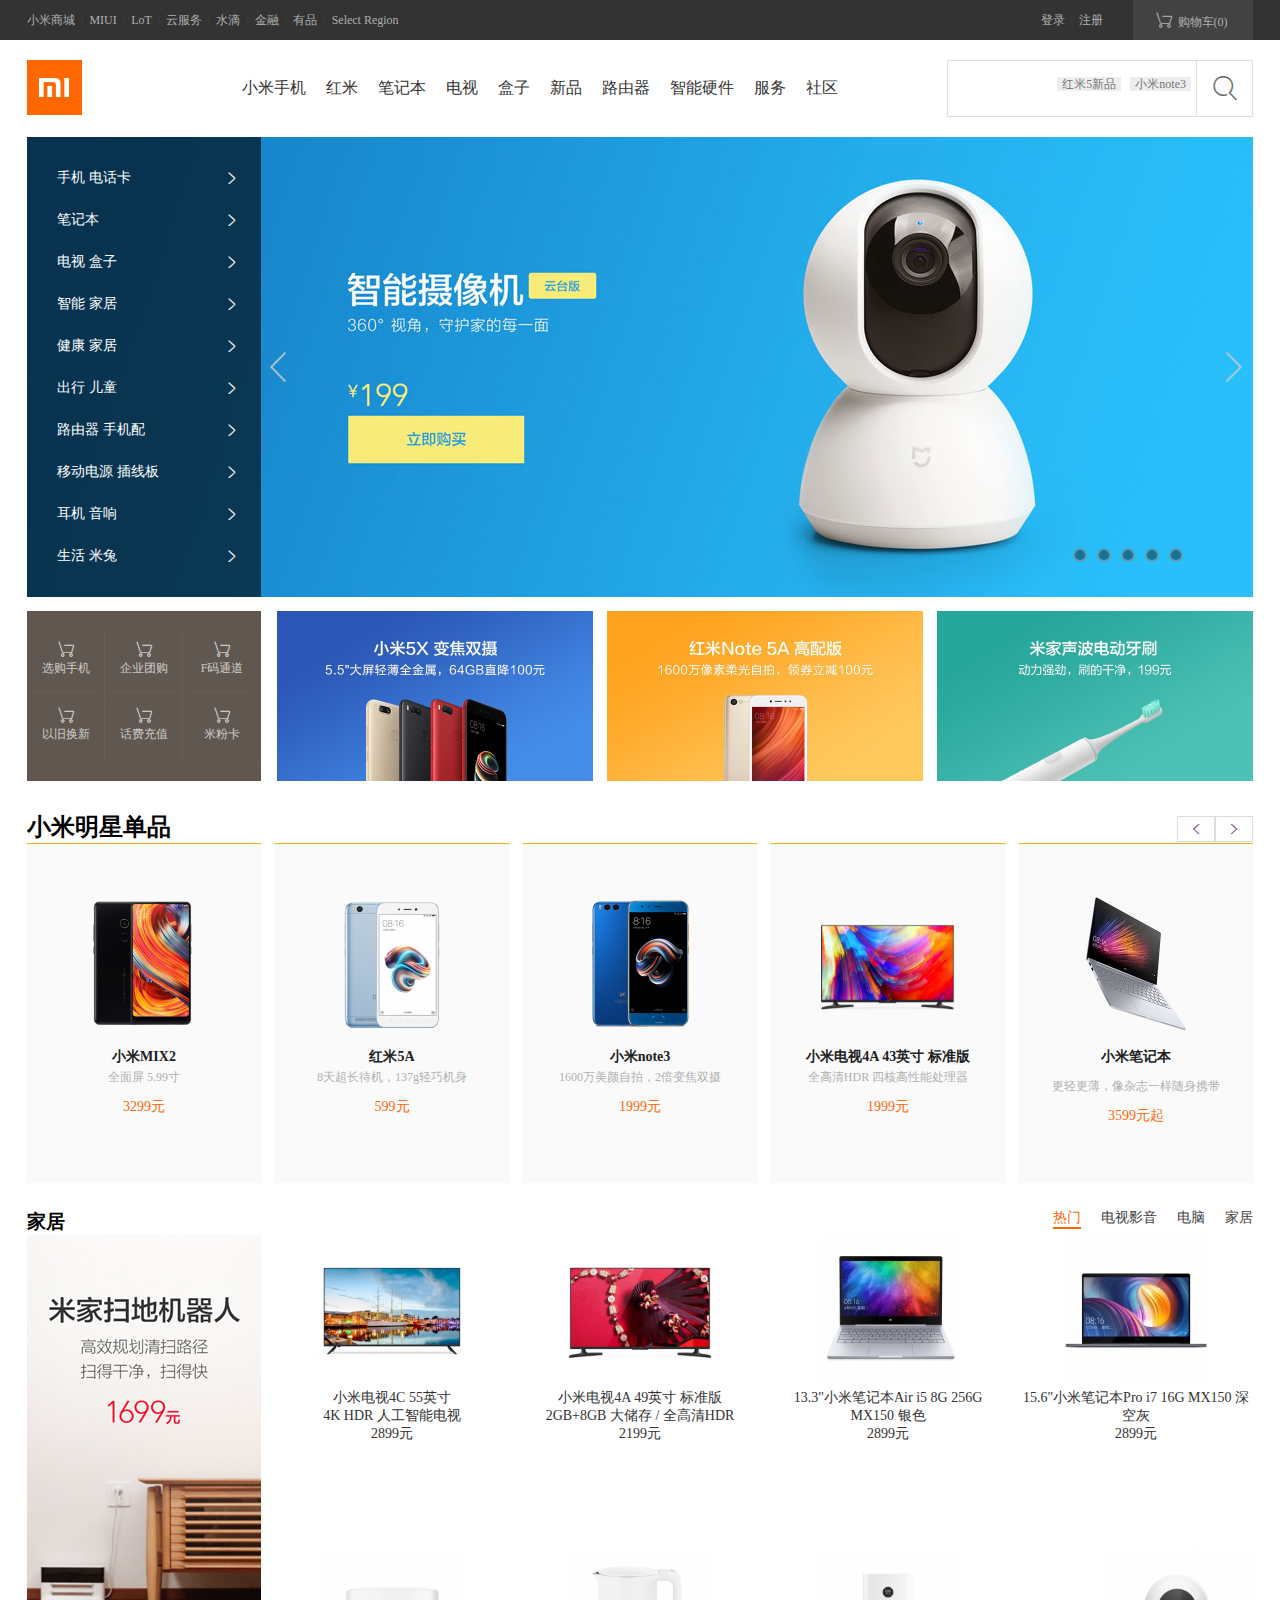
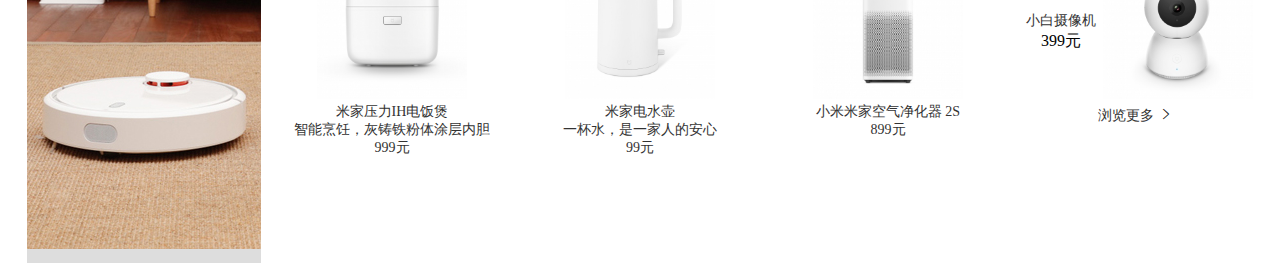
<file: xiaomiindex/index.html>
<!DOCTYPE html>
<html lang="en">
<head>
  <meta charset="UTF-8">
  <title>小米商城</title>
  <link rel="stylesheet" href="css/base.css">
</head>
<body>

  <div class="topbar">
    <div class="content clearfix">
      <div class="topbar-left">
        <a href="">小米商城</a>
        <span>|</span>
        <a href="">MIUI</a>
        <span>|</span>
        <a href="">LoT</a>
        <span>|</span>
        <a href="">云服务</a>
        <span>|</span>
        <a href="">水滴</a>
        <span>|</span>
        <a href="">金融</a>
        <span>|</span>
        <a href="">有品</a>
        <span>|</span>
        <a href="">Select Region</a>
      </div>
      <div class="topbar-right">
        <a href="">登录</a>
        <span>|</span>
        <a href="">注册</a>
        <a class="mini-car" href="">
          <i class="iconfont">&#xe698;</i>
          <span>购物车(0)</span>
        </a>
      </div>
    </div>
  </div>

  <div class="header">
    <div class="content clearfix">
      <div class="header-left">
        <a href=""></a>
      </div>
      <div class="header-center">
        <ul>
          <li><a href="">小米手机</a></li>
          <li><a href="">红米</a></li>
          <li><a href="">笔记本</a></li>
          <li><a href="">电视</a></li>
          <li><a href="">盒子</a></li>
          <li><a href="">新品</a></li>
          <li><a href="">路由器</a></li>
          <li><a href="">智能硬件</a></li>
          <li><a href="">服务</a></li>
          <li><a href="">社区</a></li>
        </ul>
      </div>
      <div class="header-right">
        <input class="search-text" type="text">
        <a href="" class="search-btn">
          <i class="iconfont">&#xe6ac;</i>
        </a>
        <div class="input-text">
          <a href="">红米5新品</a>
          <a href="">小米note3</a>
        </div>
      </div>
    </div>
  </div>
  <div class="slider-bar">
    <div class="content slider-site">
      <div class="slider-left">
        <ul>
          <li><a href="">手机&nbsp;电话卡<i class="iconfont">&#xe6a7;</i></a></li>
          <li><a href="">笔记本<i class="iconfont">&#xe6a7;</i></a></li>
          <li><a href="">电视&nbsp;盒子<i class="iconfont">&#xe6a7;</i></a></li>
          <li><a href="">智能 家居<i class="iconfont">&#xe6a7;</i></a></li>
          <li><a href="">健康 家居<i class="iconfont">&#xe6a7;</i></a></li>
          <li><a href="">出行 儿童<i class="iconfont">&#xe6a7;</i></a></li>
          <li><a href="">路由器 手机配<i class="iconfont">&#xe6a7;</i></a></li>
          <li><a href="">移动电源 插线板<i class="iconfont">&#xe6a7;</i></a></li>
          <li><a href="">耳机 音响<i class="iconfont">&#xe6a7;</i></a></li>
          <li><a href="">生活 米兔<i class="iconfont">&#xe6a7;</i></a></li>
        </ul>
      </div>
      <div class="slider-contetn">
        <div class="">
          <a href="">
            <img src="images/slider1.jpg" alt="">
          </a>
        </div>
      </div>
      <div class="slider-icon">
        <div class="si-top">
          <a href="" class="sit-left"></a>
          <a href="" class="sit-right"></a>
        </div>
        <div class="si-bottom">
          <ul>
            <li><a href=""></a></li>
            <li><a href=""></a></li>
            <li><a href=""></a></li>
            <li><a href=""></a></li>
            <li><a href=""></a></li>
          </ul>
        </div>
      </div>
    </div>
  </div>
  <div class="slider-bottom clearfix">
    <div class="content">
      <div class="bottom-1">
        <ul class="clearfix">
          <li class="top"><a href=""><i class="iconfont">&#xe698;</i>选购手机</a></li>
          <li class="top"><a href=""><i class="iconfont">&#xe698;</i>企业团购</a></li>
          <li class="top"><a href=""><i class="iconfont">&#xe698;</i>F码通道</a></li>
          <li><a href=""><i class="iconfont">&#xe698;</i>以旧换新</a></li>
          <li><a href=""><i class="iconfont">&#xe698;</i>话费充值</a></li>
          <li><a href=""><i class="iconfont">&#xe698;</i>米粉卡</a></li>
        </ul>
      </div>
      <div class="bottom-img"><img src="images/1.jpg" alt=""></div>
      <div class="bottom-img"><img src="images/p10.jpg" alt=""></div>
      <div class="bottom-img"><img src="images/p11.jpg" alt=""></div>
    </div>
  </div>
  <div class="plain-box">
    <div class="content">
      <div class="title">
        <h2>小米明星单品</h2>
        <div class="more">
          <a href="" class="iconfont">&#xe697;</a>
          <a href="" class="iconfont">&#xe6a7;</a>
        </div>
      </div>
      <div class="pb-slider clearfix">
        <ul>
          <li>
            <a href=""><img src="images/slider1.png" alt=""></a>
            <h3>小米MIX2</h3>
            <p>全面屏 5.99寸</p>
            <p class="price">3299元</p>
          </li>
          <li>
            <a href=""><img src="images/t1.png" alt=""></a>
            <h3>红米5A</h3>
            <p>8天超长待机，137g轻巧机身</p>
            <p class="price">599元</p>
          </li>
          <li>
            <a href=""><img src="images/t2.png" alt=""></a>
            <h3>小米note3</h3>
            <p>1600万美颜自拍，2倍变焦双摄</p>
            <p class="price">1999元</p>
          </li>
          <li>
            <a href=""><img src="images/t3.png" alt=""></a>
            <h3>小米电视4A 43英寸 标准版</h3>
            <p>全高清HDR  四核高性能处理器 </p>
            <p class="price">1999元</p>
          </li>
          <li>
            <a href=""><img src="images/t4.png" alt=""></a>
            <h3>小米笔记本</h3>
            <p><p class="desc">更轻更薄，像杂志一样随身携带</p></p>
            <p class="price">3599元起</p>
          </li>
        </ul>
      </div>
    </div>

  </div>
  <div class="home-brick-box">
    <div class="content">
      <div>
        <h3>家居</h3>
        <div class="hbb-right">
          <ul>
            <li class="li-active">热门</li>
            <li>电视影音</li>
            <li>电脑</li>
            <li>家居</li>
          </ul>
        </div>
      </div>
      <div class="box-bd clearfix">
        <div class="span4">
          <a href="">
            <img src="images/p9.jpg" alt="">
          </a>
        </div>
        <div class="span16">
          <ul class="clearfix">
            <li>
              <a href="">
                <img src="images/p1.png" alt="">
                <p>小米电视4C 55英寸</p>
                <p>4K HDR 人工智能电视</p>
                <p>2899元</p>
              </a>
            </li>
            <li>
              <a href="">
                <img src="images/p2.png" alt="">
                <p>小米电视4A 49英寸 标准版</p>
                <p>2GB+8GB 大储存 / 全高清HDR</p>
                <p>2199元</p>
              </a>
            </li>
            <li>
              <a href="">
                <img src="images/p3.jpg" alt="">
                <p>13.3"小米笔记本Air i5 8G 256G MX150 银色</p>
                <p></p>
                <p>2899元</p>
              </a>
            </li>
            <li>
              <a href="">
                <img src="images/p4.jpg" alt="">
                <p>15.6"小米笔记本Pro i7 16G MX150 深空灰</p>
                <p>2899元</p>
              </a>
            </li>
            <li>
              <a href="">
                <img src="images/p8.jpg" alt="">
                <p>米家压力IH电饭煲</p>
                <p>智能烹饪，灰铸铁粉体涂层内胆</p>
                <p>999元</p>
              </a>
            </li>
            <li>
              <a href="">
                <img src="images/p7.jpg" alt="">
                <p>米家电水壶</p>
                <p>一杯水，是一家人的安心</p>
                <p>99元</p>
              </a>
            </li>
            <li>
              <a href="">
                <img src="images/p6.jpg" alt="">
                <p>小米米家空气净化器 2S</p>
                <p>  </p>
                <p>899元</p>
              </a>
            </li>
            <li>
              <div class="brick-item1">
                <img src="images/p5.jpg" alt="">
                <div class="left">
                  <a href="">小白摄像机</a>
                  <span>399元</span>
                </div>
              </div>
              <div class="brick-item2">
                <a href="">浏览更多</a>
                <i class="iconfont">&#xe6a7</i>
              </div>
            </li>
          </ul>
        </div>
      </div>
    </div>
  </div>
</body>
</html>
</file>
<file: xiaomiindex/css/base.css>
*{
    margin:0;
    pading:0;
}
ul{
    list-style-type: none;
    padding:0;
}
a{
    text-decoration: none;
}
/*global start*/
 .content{
     width:1226px;
     margin:0 auto;
 }
 .clearfix:after{
     content: "";
     clear: both;
     display: block;
 }
@font-face {
    font-family: 'iconfont';
    src: url('../font/iconfont.eot');
    src: url('../font/iconfont.eot?#iefix') format('embedded-opentype'),
    url('../font/iconfont.woff') format('woff'),
    url('../font/iconfont.ttf') format('truetype'),
    url('../font/iconfont.svg#iconfont') format('svg');
}
.iconfont{
    font-family:"iconfont" !important;
    font-size:16px;font-style:normal;
    -webkit-font-smoothing: antialiased;
    -webkit-text-stroke-width: 0.2px;
    -moz-osx-font-smoothing: grayscale;
}
/*global end*/

/* topbar start */
.topbar{
    width: 100%;
    height: 40px;
    line-height: 40px;
    background-color:#333;
    color: #424242;
    font-size: 12px;
}
.topbar .topbar-left{
    float: left;
}
.topbar span{
    margin: 0 3px;
}
.topbar a{
    color: #b0b0b0;
    text-decoration: none;
}
.topbar a:hover{
    color: #fff;
}
.topbar .topbar-right{
    float: right;
}
.topbar .mini-car{
    background-color: #424242;
    display: block;
    height: 40px;
    width: 120px;
    float: right;
    text-align: center;
    margin-left: 30px;
}
.topbar .mini-car:hover{
    color: #ff6700;
}
/* topbar end*/
/* header start*/
.header .content{
    padding: 20px 0;
}
.header .header-left{
    float: left;
}
.header .header-left a{
    display: block;
    height: 55px;
    width: 55px;
    background-color: #ff6700;
}
.header .header-left a:after{
    content: "";
    width: 55px;
    height: 55px;
    display: block;
    background: url("../images/mi-logo.png") no-repeat 50% 50%;
}
.header .header-center{
    float: left;
    margin-left: 150px;
}
.header .header-center ul{
    list-style-type: none;
}
.header .header-center li{
    float: left;
    height: 55px;
    line-height: 55px;
    padding: 0 10px;

}
.header .header-center a{
    color: #333;
    font-size: 16px;
    text-decoration: none;
}
.header .header-right{
    float: right;
}
.header .header-right input{
    height: 53px;
    width: 214px;
    padding: 1px 17px;
    border: 1px solid #e0e0e0;
}
.header .header-right .search-btn{
    float: right;
    height: 55px;
    width: 55px;
    border: 1px solid #e0e0e0;
    margin-left: -1px;
}
.header .search-btn{
    text-decoration: none;
    font-size: 24px;
    color: #616161;
    text-align: center;
    line-height: 55px;
}
.header .search-btn i{
    font-size: 24px;
}
.header .header-right{
    position: relative;
}
.header .header-right .input-text{
    position: absolute;
    top: 14px;
    right: 62px;
}
.header .input-text a{
    text-decoration: none;
    margin-left: 5px;
    padding: 0 5px;
    font-size: 12px;
    background: #eee;
    color: #757575;
}
.header .input-text a:hover{
    color: #ffffff;
    background-color:#ff6700 ;


}
/* header end*/
/* slider-bar start*/

.slider-bar .slider-site{
    position: relative;
    height: 460px;
}
.slider-bar .slider-contetn{
    width: 1226px;
    height: 460px;
    background-color: yellow;
    position: absolute;
    top:0;
    left: 0;
}
.slider-bar .slider-left{
    position: absolute;
    padding:20px 0;
    top:0;
    left: 0;
    z-index: 10;
    width: 234px;
    height: 420px;
    background-color: rgba(0,0,0,0.6);
}
.slider-bar .slider-left ul{
    padding-left: 0;
}
.slider-bar .slider-left a{
    display: block;
    height: 42px;
    line-height: 42px;
    padding-left: 30px;
    font-size: 14px;
    color: #ffffff;
    padding-right: 20px;

}
.slider-bar .slider-left a:hover{
    background-color:#ff6700 ;
}
.slider-bar .slider-left i{
    float: right;
    font-size: 18px;
}
.slider-bar .slider-icon .si-top{
    position: absolute;
    top:50%;
    left:234px;
    height: 70px;
    margin-top:-35px;
    width: 992px;
}
.slider-bar .si-top a{
    display: block;
    width: 41px;
    height: 69px;
    background-image: url("../images/icon-slides.png");
    float:left;
    background-position: -85px 0;
}
.slider-bar .si-top a:last-child{
    float: right;
    background-position: -125px 0;
}
.slider-bar .si-top .sit-left:hover{
    background-position: 0 0;
}
.slider-bar .si-top .sit-right:hover{
    background-position: -42px 0;
}
.slider-bar .si-bottom{
    position:absolute;
    bottom: 35px;
    right: 65px;
}
.slider-bar .si-bottom li{
    float: left;

}
.slider-bar .si-bottom a{
    display: block;
    width: 10px;
    height: 10px;
    margin:0 5px;
    border-radius: 50%;
    border: 2px solid #fff;
    border-color: rgba(255,255,255,0.3);
    background: rgba(0,0,0,0.4);
}
.slider-bar .si-bottom a:hover{
    background-color: rgba(255,255,255,0.6);
    border-color: rgba(0,0,0,0.4);
}
.slider-bottom .content{
    margin-top: 14px;
}
.slider-bottom .bottom-1{
    width: 234px;
    height: 170px;
    background-color: #5f5750;
    float: left;
    margin-right: 2px;
}
.slider-bottom ul li{
    position: relative;
    text-align: center;
    float: left;
    width: 72px;
    padding: 0 3px;
    padding-top:20px;
    margin-top: 10px;

}
.slider-bottom ul li:after{
    position: absolute;
    top:5px;
    left: 5px;
    content: "";
    width: 65px;
    height: 1px;
    background-color: #665e57;
}
.slider-bottom ul li:before{
    position: absolute;
    top:10px;
    right: 0;
    height: 65px;
    width: 1px;
    background-color: #665e57;
    content: "";

}
.slider-bottom li.top:after{
    display: none;
}
.slider-bottom ul a{
    font-size: 12px;
    color: rgba(255,255,255,0.7);
}
.slider-bottom ul i{
    display: block;
}
.slider-bottom .bottom-img{
    float: left;
    width: 316px;
    height: 170px;
    margin-left: 14px;
}
.slider-bottom .bottom-img img{
    width: 316px;
    height: 170px;
}
/* slider-bar end*/
/* plain start*/
.plain-box{
    margin-top:30px;
}
.plain-box .content{
    position: relative;
    overflow: hidden;
}
 .plain-box .more{
     position: absolute;
     right:0;
     top:5px;
 }
.plain-box .more a{
    float: left;
    width: 36px;
    height: 24px;
    line-height: 24px;
    text-align: center;
    border: 1px solid #dddddd;
}
.plain-box .more a:hover{
    color: #ff6700;
}
.plain-box .pb-slider{
    width: 2000px;
}
.plain-box .pb-slider li{
    float: left;
    text-align: center;
    padding-top: 40px;
    width: 234px;
    height: 299px;
    margin-right: 14px;
    background-color: #fafafa;
    border-top:1px solid #ffac13;
}
.plain-box li img{
    width: 160px;
    height: 160px;
}
.plain-box li h3{
    color: #212121;
    font-size: 14px;
    margin:0 20px 3px;
}
.plain-box li p{
    color: #b0b0b0;
    font-size: 12px;
    margin:0 20px 12px;
}
.plain-box li .price{
    color: #ff6709;
    font-size: 14px;
}
/* plain end*/

/* home-brick-box start*/
.home-brick-box {
    margin-top: 26px;
}
.home-brick-box .content{
    position: relative;
}
.home-brick-box .hbb-right{
    position: absolute;
    right: 0;
    top: 0;
}
.home-brick-box .hbb-right li{
    float: left;
    color: #424242;
    font-size: 14px;
    margin-left: 20px;
}
.home-brick-box .hbb-right .li-active{
    color: #ff6700;
    border-bottom: 2px solid #ff6700;
}
.home-brick-box .box-bd .span4{
    width: 234px;
    height: 628px;
    background-color: #dddddd;
    float: left;
}
.home-brick-box .box-bd .span16{
    width: 992px;
    height: 628px;
    float: left;
}
.home-brick-box .span16 li{
    width: 234px;
    height: 300px;
    background-color: #ffffff;
    float: left;
    margin: 0 0 14px 14px;
    text-align: center;

}
.home-brick-box .span16 a{
    font-size: 14px;
    text-align: center;
    color: #333333;

}
.home-brick-box .box-bd .span16 img{
    width: 150px;
    height: 150px;
}
.home-brick-box .brick-item1{
    width: 234px;
    height: 143px;
    background-color: #ffffff;
    margin-bottom: 14px;
    line-height: 143px;
}
.home-brick-box .brick-item1 a{
    display: block;
    font-size: 14px;
    width: 94px;
    height: 20px;
}

.brick-item1 .left{
    vertical-align: middle;

}

.brick-item2{

    cursor: pointer;

}


.home-brick-box .brick-item1 img{
    width: 80px;
    height: 80px;
    float: right;
}
.home-brick-box .brick-item2 a{
    width: 94px;
    height: 20px;
}
/* home-brick-box end*/
</file>
